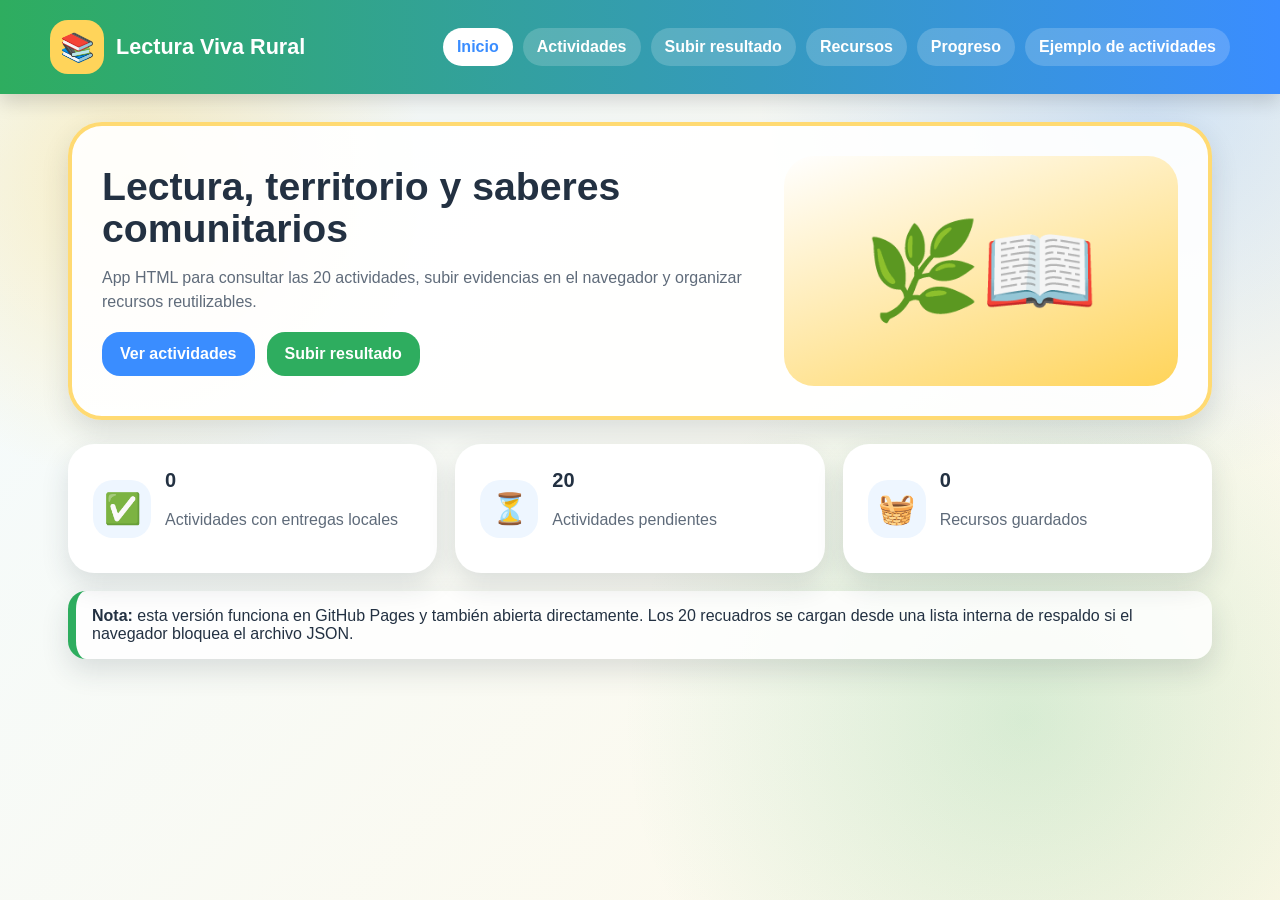
<file: index.html>
<!doctype html>
<html lang="es">
<head>
<meta charset="utf-8">
<meta name="viewport" content="width=device-width, initial-scale=1">
<title>Inicio | Lectura Viva Rural</title>
<link rel="stylesheet" href="css/estilos.css">
</head>
<body>
<header><div class="header-wrap"><div class="logo"><span class="logo-badge">📚</span><span>Lectura Viva Rural</span></div><nav><a class="active" href="index.html">Inicio</a><a class="" href="actividades.html">Actividades</a><a class="" href="subir.html">Subir resultado</a><a class="" href="recursos.html">Recursos</a><a class="" href="progreso.html">Progreso</a><a href="ejemplo_actividades.html">Ejemplo de actividades</a></nav></div></header>
<main>
<section class="hero">
  <div>
    <h1>Lectura, territorio y saberes comunitarios</h1>
    <p>App HTML para consultar las 20 actividades, subir evidencias en el navegador y organizar recursos reutilizables.</p>
    <div class="actions"><a class="btn" href="actividades.html">Ver actividades</a><a class="btn secondary" href="subir.html">Subir resultado</a></div>
  </div>
  <div class="hero-art">🌿📖</div>
</section>
<section class="grid">
  <article class="card stat"><div class="icon">✅</div><div><h3 id="stat-completadas">0</h3><p>Actividades con entregas locales</p></div></article>
  <article class="card stat"><div class="icon">⏳</div><div><h3 id="stat-pendientes">20</h3><p>Actividades pendientes</p></div></article>
  <article class="card stat"><div class="icon">🧺</div><div><h3 id="stat-recursos">0</h3><p>Recursos guardados</p></div></article>
</section>
<div class="notice"><strong>Nota:</strong> esta versión funciona en GitHub Pages y también abierta directamente. Los 20 recuadros se cargan desde una lista interna de respaldo si el navegador bloquea el archivo JSON.</div>
</main>
<script src="js/app.js"></script>
</body>
</html>
</file>
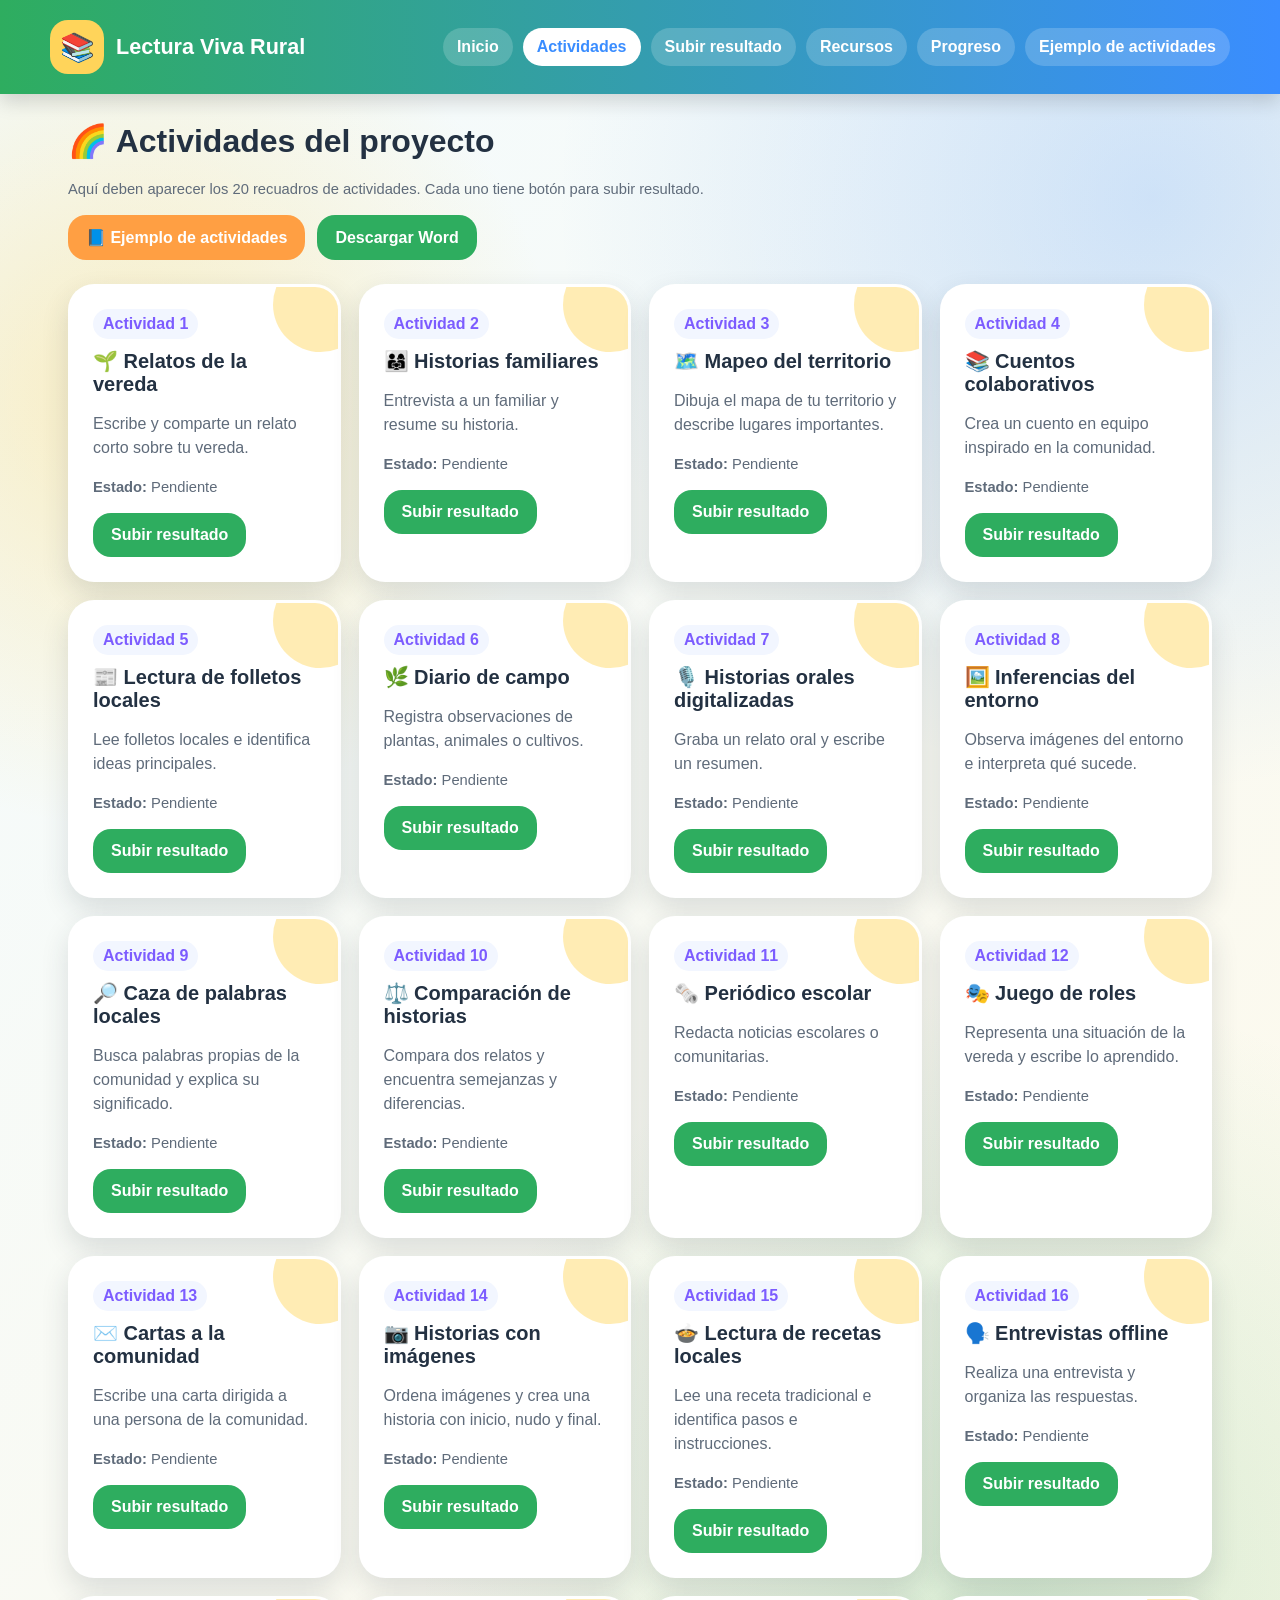
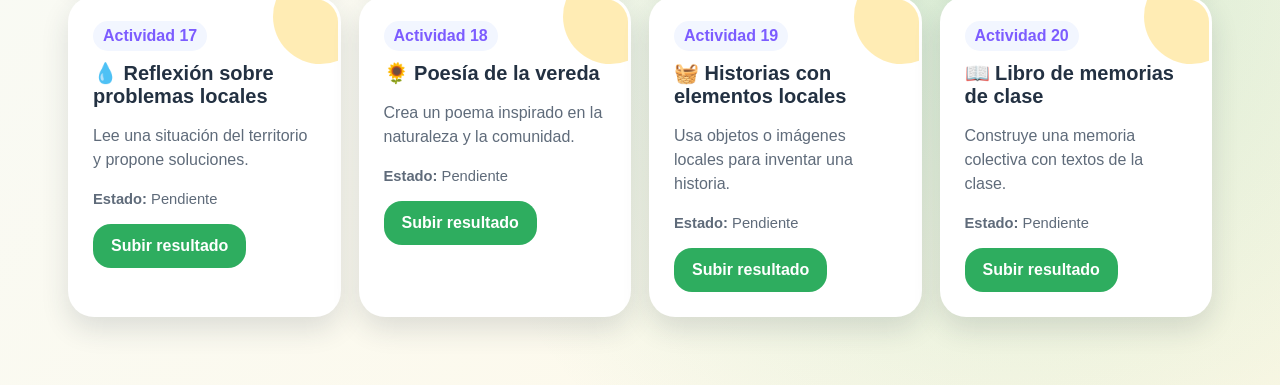
<file: actividades.html>
<!doctype html>
<html lang="es">
<head>
<meta charset="utf-8">
<meta name="viewport" content="width=device-width, initial-scale=1">
<title>Actividades | Lectura Viva Rural</title>
<link rel="stylesheet" href="css/estilos.css">
</head>
<body>
<header><div class="header-wrap"><div class="logo"><span class="logo-badge">📚</span><span>Lectura Viva Rural</span></div><nav><a class="" href="index.html">Inicio</a><a class="active" href="actividades.html">Actividades</a><a class="" href="subir.html">Subir resultado</a><a class="" href="recursos.html">Recursos</a><a class="" href="progreso.html">Progreso</a><a href="ejemplo_actividades.html">Ejemplo de actividades</a></nav></div></header>
<main>
<h1>🌈 Actividades del proyecto</h1>
<p class="small">Aquí deben aparecer los 20 recuadros de actividades. Cada uno tiene botón para subir resultado.</p>

<div class="actions">
  <a class="btn warning" href="ejemplo_actividades.html">📘 Ejemplo de actividades</a>
  <a class="btn secondary" href="documentos/tabla_actividades_vereda.docx" download>Descargar Word</a>
</div>

<section id="actividades-grid" class="grid"></section>
</main>
<script src="js/app.js"></script>
</body>
</html>
</file>
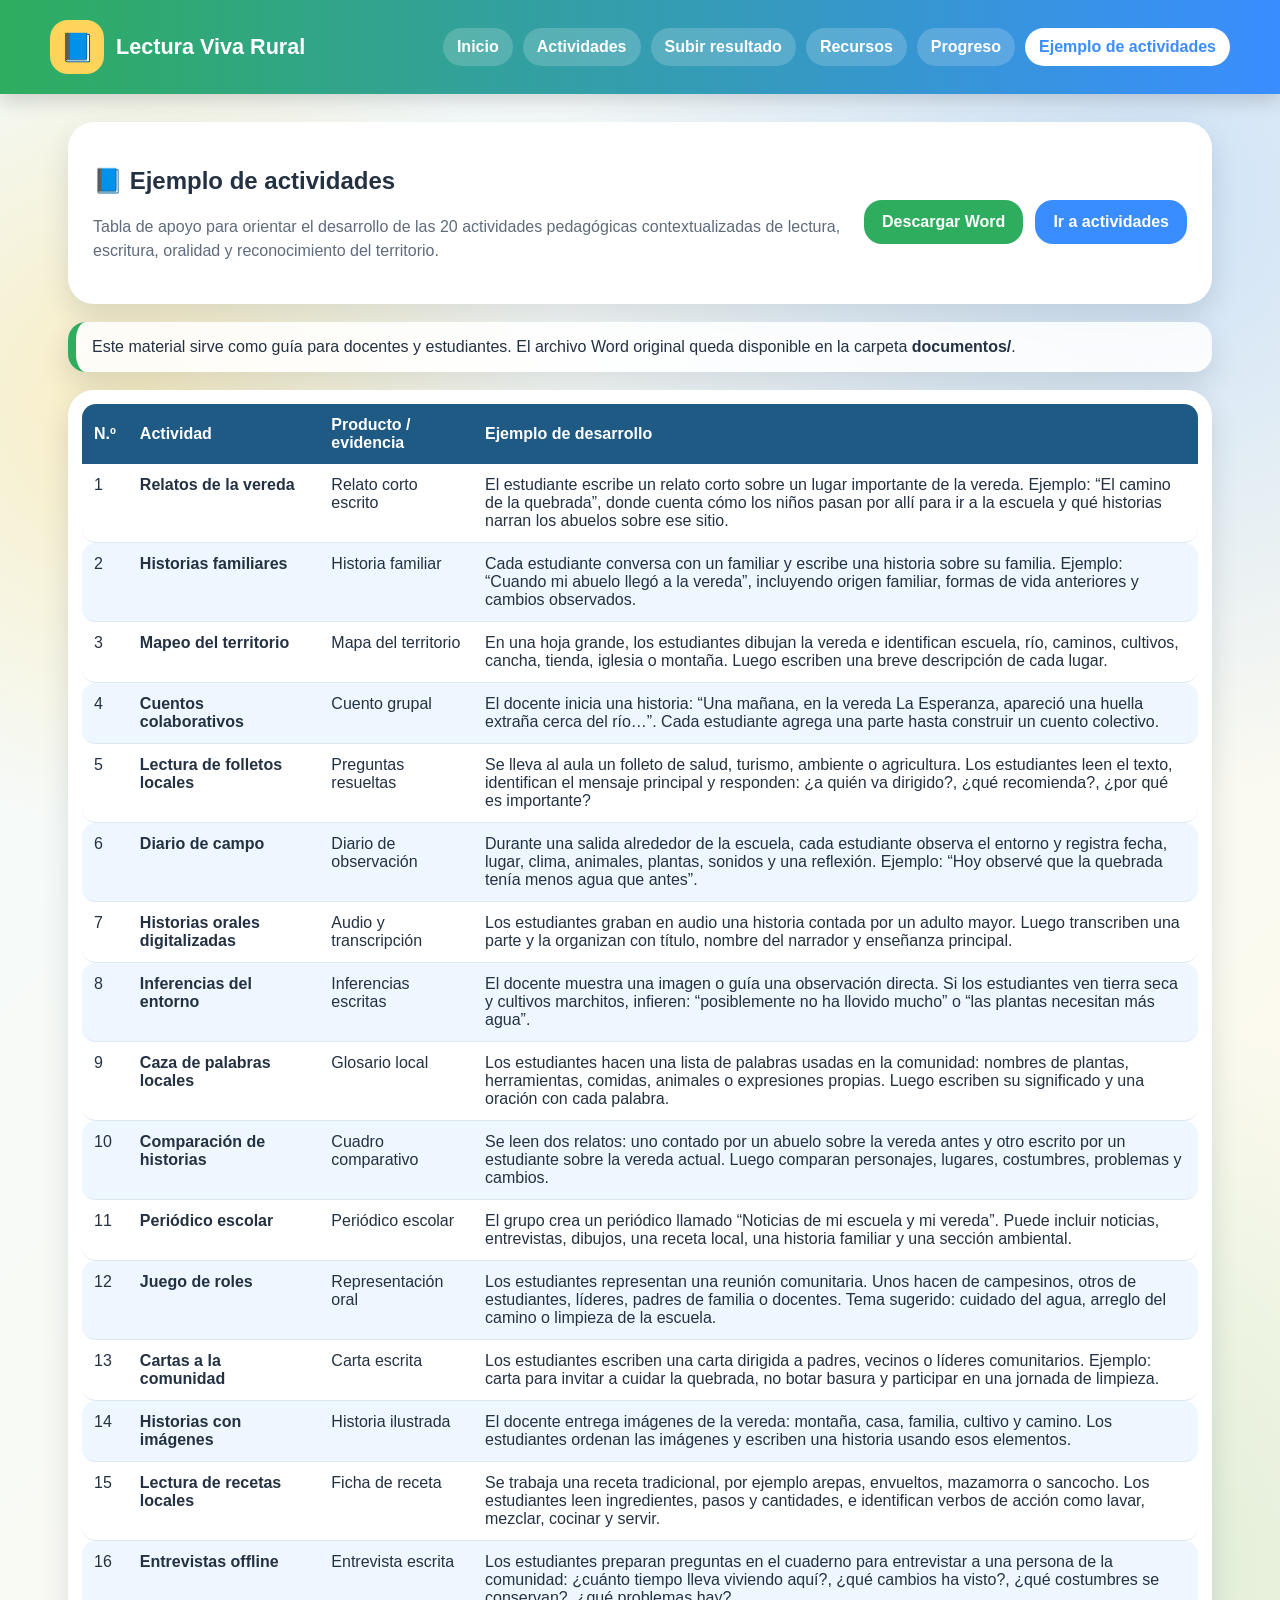
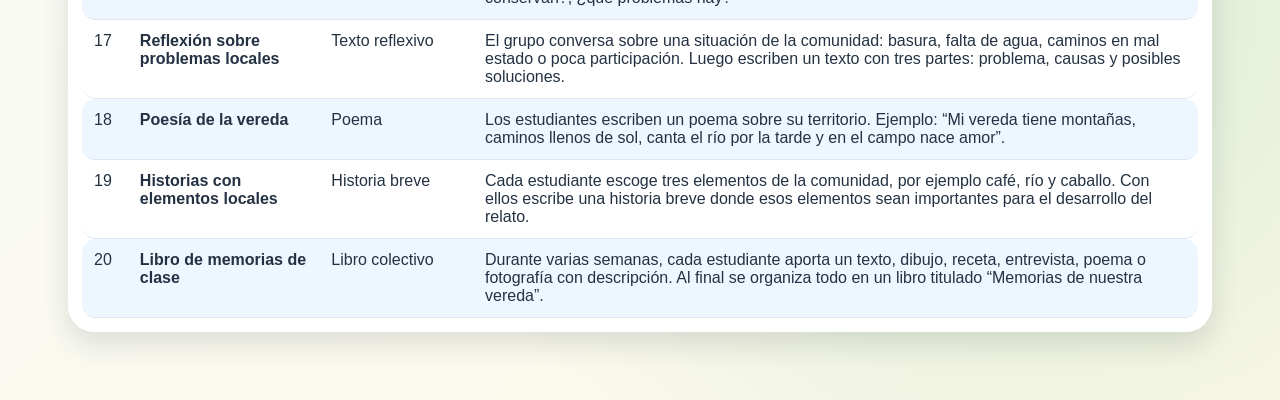
<file: ejemplo_actividades.html>
<!doctype html>
<html lang="es">
<head>
<meta charset="utf-8">
<meta name="viewport" content="width=device-width, initial-scale=1">
<title>Ejemplo de actividades | Lectura Viva Rural</title>
<link rel="stylesheet" href="css/estilos.css">
</head>
<body>
<header>
  <div class="header-wrap">
    <div class="logo"><span class="logo-badge">📘</span><span>Lectura Viva Rural</span></div>
    <nav><a class="" href="index.html">Inicio</a><a class="" href="actividades.html">Actividades</a><a class="" href="subir.html">Subir resultado</a><a class="" href="recursos.html">Recursos</a><a class="" href="progreso.html">Progreso</a><a class="active" href="ejemplo_actividades.html">Ejemplo de actividades</a></nav>
  </div>
</header>
<main>
  <section class="card example-intro">
    <div>
      <h1>📘 Ejemplo de actividades</h1>
      <p>Tabla de apoyo para orientar el desarrollo de las 20 actividades pedagógicas contextualizadas de lectura, escritura, oralidad y reconocimiento del territorio.</p>
    </div>
    <div class="actions">
      <a class="btn secondary" href="documentos/tabla_actividades_vereda.docx" download>Descargar Word</a>
      <a class="btn" href="actividades.html">Ir a actividades</a>
    </div>
  </section>

  <div class="notice">
    Este material sirve como guía para docentes y estudiantes. El archivo Word original queda disponible en la carpeta <strong>documentos/</strong>.
  </div>

  <section class="example-table-wrap">
    <table class="example-table">
      <thead>
        <tr>
          <th>N.º</th>
          <th>Actividad</th>
          <th>Producto / evidencia</th>
          <th>Ejemplo de desarrollo</th>
        </tr>
      </thead>
      <tbody>
        <tr><td>1</td><td><strong>Relatos de la vereda</strong></td><td>Relato corto escrito</td><td>El estudiante escribe un relato corto sobre un lugar importante de la vereda. Ejemplo: “El camino de la quebrada”, donde cuenta cómo los niños pasan por allí para ir a la escuela y qué historias narran los abuelos sobre ese sitio.</td></tr>
<tr><td>2</td><td><strong>Historias familiares</strong></td><td>Historia familiar</td><td>Cada estudiante conversa con un familiar y escribe una historia sobre su familia. Ejemplo: “Cuando mi abuelo llegó a la vereda”, incluyendo origen familiar, formas de vida anteriores y cambios observados.</td></tr>
<tr><td>3</td><td><strong>Mapeo del territorio</strong></td><td>Mapa del territorio</td><td>En una hoja grande, los estudiantes dibujan la vereda e identifican escuela, río, caminos, cultivos, cancha, tienda, iglesia o montaña. Luego escriben una breve descripción de cada lugar.</td></tr>
<tr><td>4</td><td><strong>Cuentos colaborativos</strong></td><td>Cuento grupal</td><td>El docente inicia una historia: “Una mañana, en la vereda La Esperanza, apareció una huella extraña cerca del río…”. Cada estudiante agrega una parte hasta construir un cuento colectivo.</td></tr>
<tr><td>5</td><td><strong>Lectura de folletos locales</strong></td><td>Preguntas resueltas</td><td>Se lleva al aula un folleto de salud, turismo, ambiente o agricultura. Los estudiantes leen el texto, identifican el mensaje principal y responden: ¿a quién va dirigido?, ¿qué recomienda?, ¿por qué es importante?</td></tr>
<tr><td>6</td><td><strong>Diario de campo</strong></td><td>Diario de observación</td><td>Durante una salida alrededor de la escuela, cada estudiante observa el entorno y registra fecha, lugar, clima, animales, plantas, sonidos y una reflexión. Ejemplo: “Hoy observé que la quebrada tenía menos agua que antes”.</td></tr>
<tr><td>7</td><td><strong>Historias orales digitalizadas</strong></td><td>Audio y transcripción</td><td>Los estudiantes graban en audio una historia contada por un adulto mayor. Luego transcriben una parte y la organizan con título, nombre del narrador y enseñanza principal.</td></tr>
<tr><td>8</td><td><strong>Inferencias del entorno</strong></td><td>Inferencias escritas</td><td>El docente muestra una imagen o guía una observación directa. Si los estudiantes ven tierra seca y cultivos marchitos, infieren: “posiblemente no ha llovido mucho” o “las plantas necesitan más agua”.</td></tr>
<tr><td>9</td><td><strong>Caza de palabras locales</strong></td><td>Glosario local</td><td>Los estudiantes hacen una lista de palabras usadas en la comunidad: nombres de plantas, herramientas, comidas, animales o expresiones propias. Luego escriben su significado y una oración con cada palabra.</td></tr>
<tr><td>10</td><td><strong>Comparación de historias</strong></td><td>Cuadro comparativo</td><td>Se leen dos relatos: uno contado por un abuelo sobre la vereda antes y otro escrito por un estudiante sobre la vereda actual. Luego comparan personajes, lugares, costumbres, problemas y cambios.</td></tr>
<tr><td>11</td><td><strong>Periódico escolar</strong></td><td>Periódico escolar</td><td>El grupo crea un periódico llamado “Noticias de mi escuela y mi vereda”. Puede incluir noticias, entrevistas, dibujos, una receta local, una historia familiar y una sección ambiental.</td></tr>
<tr><td>12</td><td><strong>Juego de roles</strong></td><td>Representación oral</td><td>Los estudiantes representan una reunión comunitaria. Unos hacen de campesinos, otros de estudiantes, líderes, padres de familia o docentes. Tema sugerido: cuidado del agua, arreglo del camino o limpieza de la escuela.</td></tr>
<tr><td>13</td><td><strong>Cartas a la comunidad</strong></td><td>Carta escrita</td><td>Los estudiantes escriben una carta dirigida a padres, vecinos o líderes comunitarios. Ejemplo: carta para invitar a cuidar la quebrada, no botar basura y participar en una jornada de limpieza.</td></tr>
<tr><td>14</td><td><strong>Historias con imágenes</strong></td><td>Historia ilustrada</td><td>El docente entrega imágenes de la vereda: montaña, casa, familia, cultivo y camino. Los estudiantes ordenan las imágenes y escriben una historia usando esos elementos.</td></tr>
<tr><td>15</td><td><strong>Lectura de recetas locales</strong></td><td>Ficha de receta</td><td>Se trabaja una receta tradicional, por ejemplo arepas, envueltos, mazamorra o sancocho. Los estudiantes leen ingredientes, pasos y cantidades, e identifican verbos de acción como lavar, mezclar, cocinar y servir.</td></tr>
<tr><td>16</td><td><strong>Entrevistas offline</strong></td><td>Entrevista escrita</td><td>Los estudiantes preparan preguntas en el cuaderno para entrevistar a una persona de la comunidad: ¿cuánto tiempo lleva viviendo aquí?, ¿qué cambios ha visto?, ¿qué costumbres se conservan?, ¿qué problemas hay?</td></tr>
<tr><td>17</td><td><strong>Reflexión sobre problemas locales</strong></td><td>Texto reflexivo</td><td>El grupo conversa sobre una situación de la comunidad: basura, falta de agua, caminos en mal estado o poca participación. Luego escriben un texto con tres partes: problema, causas y posibles soluciones.</td></tr>
<tr><td>18</td><td><strong>Poesía de la vereda</strong></td><td>Poema</td><td>Los estudiantes escriben un poema sobre su territorio. Ejemplo: “Mi vereda tiene montañas, caminos llenos de sol, canta el río por la tarde y en el campo nace amor”.</td></tr>
<tr><td>19</td><td><strong>Historias con elementos locales</strong></td><td>Historia breve</td><td>Cada estudiante escoge tres elementos de la comunidad, por ejemplo café, río y caballo. Con ellos escribe una historia breve donde esos elementos sean importantes para el desarrollo del relato.</td></tr>
<tr><td>20</td><td><strong>Libro de memorias de clase</strong></td><td>Libro colectivo</td><td>Durante varias semanas, cada estudiante aporta un texto, dibujo, receta, entrevista, poema o fotografía con descripción. Al final se organiza todo en un libro titulado “Memorias de nuestra vereda”.</td></tr>
      </tbody>
    </table>
  </section>
</main>
<script src="js/app.js"></script>
</body>
</html>
</file>
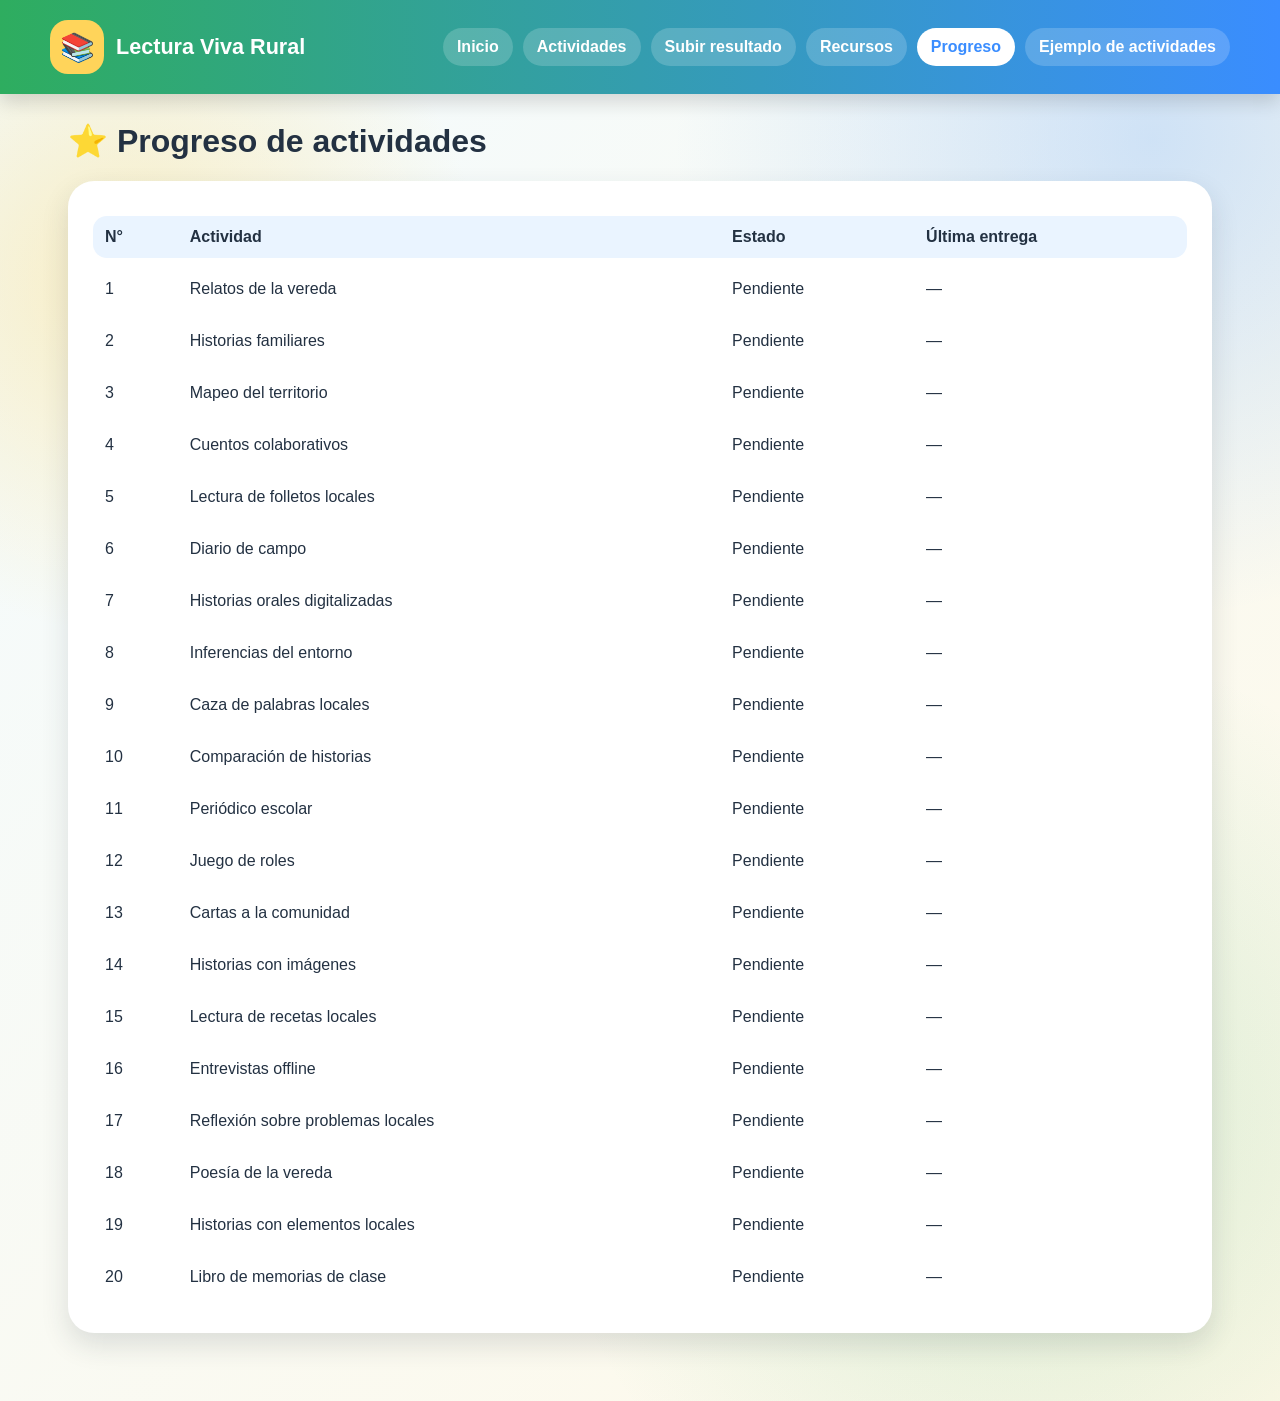
<file: progreso.html>
<!doctype html>
<html lang="es">
<head>
<meta charset="utf-8">
<meta name="viewport" content="width=device-width, initial-scale=1">
<title>Progreso | Lectura Viva Rural</title>
<link rel="stylesheet" href="css/estilos.css">
</head>
<body>
<header><div class="header-wrap"><div class="logo"><span class="logo-badge">📚</span><span>Lectura Viva Rural</span></div><nav><a class="" href="index.html">Inicio</a><a class="" href="actividades.html">Actividades</a><a class="" href="subir.html">Subir resultado</a><a class="" href="recursos.html">Recursos</a><a class="active" href="progreso.html">Progreso</a><a href="ejemplo_actividades.html">Ejemplo de actividades</a></nav></div></header>
<main>
<h1>⭐ Progreso de actividades</h1>
<div class="card"><table><thead><tr><th>N°</th><th>Actividad</th><th>Estado</th><th>Última entrega</th></tr></thead><tbody id="tabla-progreso"></tbody></table></div>
</main>
<script src="js/app.js"></script>
</body>
</html>
</file>
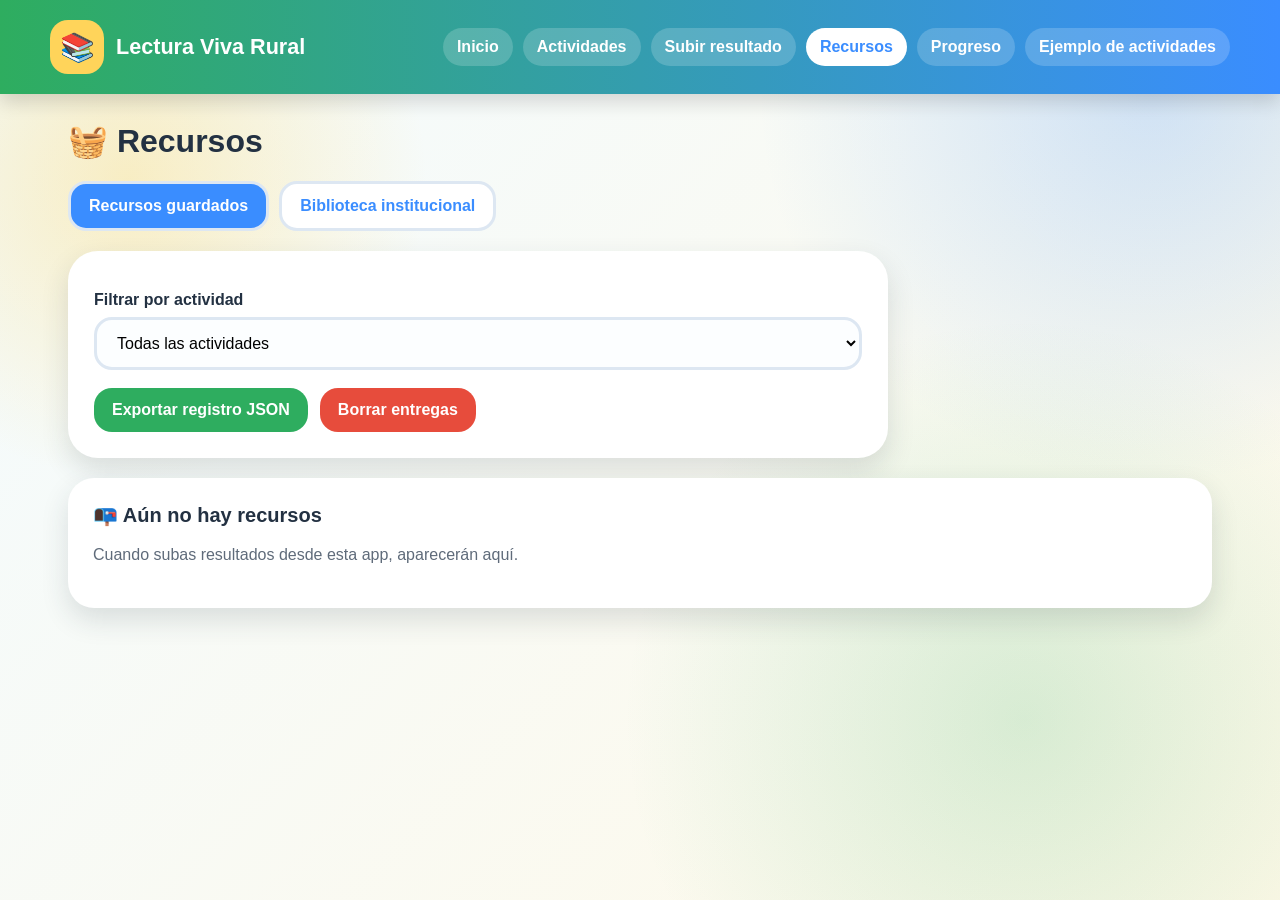
<file: recursos.html>
<!doctype html>
<html lang="es">
<head>
<meta charset="utf-8">
<meta name="viewport" content="width=device-width, initial-scale=1">
<title>Recursos | Lectura Viva Rural</title>
<link rel="stylesheet" href="css/estilos.css">
</head>
<body>
<header><div class="header-wrap"><div class="logo"><span class="logo-badge">📚</span><span>Lectura Viva Rural</span></div><nav><a class="" href="index.html">Inicio</a><a class="" href="actividades.html">Actividades</a><a class="" href="subir.html">Subir resultado</a><a class="active" href="recursos.html">Recursos</a><a class="" href="progreso.html">Progreso</a><a href="ejemplo_actividades.html">Ejemplo de actividades</a></nav></div></header>
<main>
<h1>🧺 Recursos</h1>
<div class="tabs"><button id="tab-local" class="btn tab active">Recursos guardados</button><button id="tab-publicos" class="btn tab">Biblioteca institucional</button></div>
<section id="panel-local">
  <div class="form" style="margin-bottom:20px">
    <label>Filtrar por actividad</label>
    <select id="filtro-actividad"><option value="">Todas las actividades</option></select>
    <div class="actions"><button id="exportar-json" class="btn secondary" type="button">Exportar registro JSON</button><button id="borrar-todo" class="btn danger" type="button">Borrar entregas</button></div>
  </div>
  <section id="recursos-list"></section>
</section>
<section id="panel-publicos" class="hidden">
  <div class="notice">Para publicar recursos visibles por todos, sube archivos a <strong>recursos_publicos/</strong> y regístralos en <strong>data/recursos_publicos.json</strong>.</div>
  <section id="recursos-publicos"></section>
</section>
</main>
<script src="js/app.js"></script>
</body>
</html>
</file>
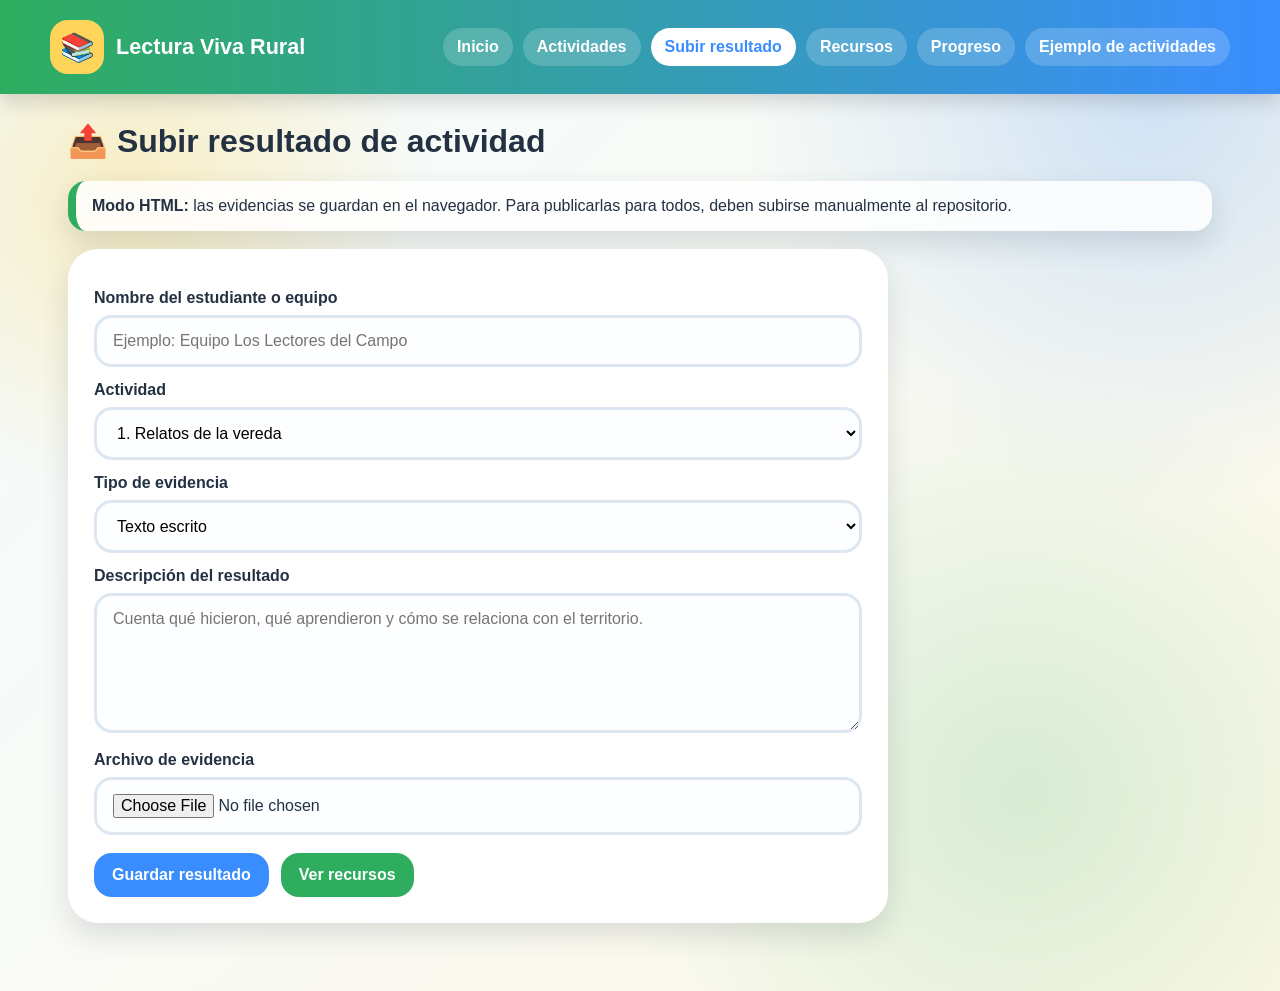
<file: subir.html>
<!doctype html>
<html lang="es">
<head>
<meta charset="utf-8">
<meta name="viewport" content="width=device-width, initial-scale=1">
<title>Subir resultado | Lectura Viva Rural</title>
<link rel="stylesheet" href="css/estilos.css">
</head>
<body>
<header><div class="header-wrap"><div class="logo"><span class="logo-badge">📚</span><span>Lectura Viva Rural</span></div><nav><a class="" href="index.html">Inicio</a><a class="" href="actividades.html">Actividades</a><a class="active" href="subir.html">Subir resultado</a><a class="" href="recursos.html">Recursos</a><a class="" href="progreso.html">Progreso</a><a href="ejemplo_actividades.html">Ejemplo de actividades</a></nav></div></header>
<main>
<h1>📤 Subir resultado de actividad</h1>
<div class="notice"><strong>Modo HTML:</strong> las evidencias se guardan en el navegador. Para publicarlas para todos, deben subirse manualmente al repositorio.</div>
<form id="form-entrega" class="form">
  <label>Nombre del estudiante o equipo</label>
  <input id="estudiante" required placeholder="Ejemplo: Equipo Los Lectores del Campo">
  <label>Actividad</label>
  <select id="actividad" required></select>
  <label>Tipo de evidencia</label>
  <select id="tipo" required>
    <option>Texto escrito</option><option>Imagen o fotografía</option><option>Audio</option><option>Video</option>
    <option>Mapa o dibujo</option><option>Documento PDF</option><option>Documento Word</option>
  </select>
  <label>Descripción del resultado</label>
  <textarea id="descripcion" placeholder="Cuenta qué hicieron, qué aprendieron y cómo se relaciona con el territorio."></textarea>
  <label>Archivo de evidencia</label>
  <input id="archivo" type="file" accept=".pdf,.jpg,.jpeg,.png,.gif,.webp,.txt,.doc,.docx,.mp3,.mp4,.wav,.m4a">
  <div class="actions"><button class="btn" type="submit">Guardar resultado</button><a class="btn secondary" href="recursos.html">Ver recursos</a></div>
</form>
<div id="mensaje"></div>
</main>
<script src="js/app.js"></script>
</body>
</html>
</file>
<file: css/estilos.css>
:root{
  --green:#2EAD5F;--blue:#3A8DFF;--yellow:#FFD45A;--orange:#FF9F43;
  --purple:#7C5CFF;--ink:#233142;--muted:#5f6b7a;--card:#fff;
  --shadow:0 12px 28px rgba(35,49,66,.14);
}
*{box-sizing:border-box}
body{
  margin:0;font-family:"Comic Sans MS","Trebuchet MS",Arial,sans-serif;color:var(--ink);
  background:radial-gradient(circle at 10% 20%,rgba(255,212,90,.35),transparent 22%),
             radial-gradient(circle at 90% 10%,rgba(58,141,255,.22),transparent 28%),
             radial-gradient(circle at 80% 80%,rgba(46,173,95,.18),transparent 32%),
             linear-gradient(135deg,#F3FBFF 0%,#FFF9E8 100%);
  min-height:100vh;
}
header{background:linear-gradient(90deg,var(--green),var(--blue));color:white;padding:20px 26px;box-shadow:0 8px 18px rgba(0,0,0,.15)}
.header-wrap{max-width:1180px;margin:auto;display:flex;align-items:center;justify-content:space-between;gap:20px;flex-wrap:wrap}
.logo{display:flex;align-items:center;gap:12px;font-size:1.35rem;font-weight:900}
.logo-badge{width:54px;height:54px;border-radius:18px;background:var(--yellow);display:grid;place-items:center;font-size:28px}
nav{display:flex;flex-wrap:wrap;gap:10px}
nav a{color:white;text-decoration:none;font-weight:800;padding:10px 14px;border-radius:999px;background:rgba(255,255,255,.18)}
nav a:hover,nav a.active{background:white;color:var(--blue)}
main{max-width:1180px;margin:28px auto;padding:0 18px 40px}
.hero{background:rgba(255,255,255,.9);border:4px solid rgba(255,212,90,.85);border-radius:34px;padding:30px;box-shadow:var(--shadow);display:grid;grid-template-columns:1.25fr .75fr;gap:26px;align-items:center}
.hero h1{font-size:2.45rem;line-height:1.08;margin:0 0 12px}
.hero p,.card p{color:var(--muted);line-height:1.5}
.hero-art{background:linear-gradient(160deg,#fff,var(--yellow));border-radius:30px;min-height:230px;display:grid;place-items:center;font-size:94px}
.actions{display:flex;flex-wrap:wrap;gap:12px;margin-top:18px}
.btn{border:0;display:inline-flex;align-items:center;justify-content:center;gap:8px;padding:13px 18px;border-radius:18px;background:var(--blue);color:white;font-weight:900;text-decoration:none;cursor:pointer;font-size:1rem}
.btn.secondary{background:var(--green)}.btn.warning{background:var(--orange)}.btn.danger{background:#E74C3C}
.grid{display:grid;grid-template-columns:repeat(auto-fit,minmax(250px,1fr));gap:18px;margin-top:24px}
.card{background:var(--card);border-radius:26px;padding:22px;box-shadow:var(--shadow);border:3px solid rgba(255,255,255,.9)}
.card h3{margin:0 0 8px;font-size:1.25rem}
.stat{display:flex;align-items:center;gap:14px}
.icon{width:58px;height:58px;border-radius:20px;display:grid;place-items:center;font-size:30px;background:#EEF6FF}
.activity-card{position:relative;overflow:hidden}
.activity-card:before{content:"";position:absolute;right:-30px;top:-30px;width:95px;height:95px;border-radius:50%;background:rgba(255,212,90,.45)}
.badge{display:inline-block;padding:6px 10px;border-radius:999px;background:#F2F6FF;color:var(--purple);font-weight:900;margin-bottom:10px}
.form{background:white;border-radius:30px;box-shadow:var(--shadow);padding:26px;max-width:820px}
label{display:block;font-weight:900;margin:14px 0 8px}
input,select,textarea{width:100%;padding:14px 16px;border:3px solid #DDE7F2;border-radius:18px;font-size:1rem;font-family:inherit;background:#FCFEFF}
textarea{min-height:140px;resize:vertical}
.resource{display:grid;grid-template-columns:auto 1fr auto;gap:14px;align-items:center;border:3px dashed #DDE7F2;padding:14px;border-radius:20px;margin-bottom:12px;background:#fff}
.preview{max-width:170px;max-height:120px;border-radius:16px;border:2px solid #EAF0F7;object-fit:cover}
.small{font-size:.92rem;color:var(--muted)}
.notice{margin:18px 0;padding:16px;background:rgba(255,255,255,.85);border-radius:18px;border-left:8px solid var(--green);box-shadow:var(--shadow)}
table{width:100%;border-collapse:separate;border-spacing:0 10px}
td,th{text-align:left;padding:12px;background:white}th{background:#EAF4FF}
tr td:first-child,tr th:first-child{border-radius:14px 0 0 14px}
tr td:last-child,tr th:last-child{border-radius:0 14px 14px 0}
.tabs{display:flex;gap:10px;flex-wrap:wrap;margin:20px 0}.tab{background:white;color:var(--blue);border:3px solid #DDE7F2}.tab.active{background:var(--blue);color:white}.hidden{display:none}
@media(max-width:760px){.hero{grid-template-columns:1fr}.hero h1{font-size:2rem}.resource{grid-template-columns:1fr}}


.example-table-wrap{
  overflow-x:auto;
  background:white;
  border-radius:26px;
  padding:14px;
  box-shadow:var(--shadow);
}
.example-table{
  width:100%;
  border-collapse:separate;
  border-spacing:0;
  min-width:900px;
}
.example-table th{
  background:#1f5a85;
  color:white;
  padding:12px;
  text-align:left;
}
.example-table td{
  padding:12px;
  border-bottom:1px solid #DDE7F2;
  vertical-align:top;
  background:#fff;
}
.example-table tr:nth-child(even) td{
  background:#EEF6FF;
}
.example-table th:first-child{border-radius:14px 0 0 0}
.example-table th:last-child{border-radius:0 14px 0 0}
.example-intro{
  display:grid;
  grid-template-columns:1fr auto;
  gap:18px;
  align-items:center;
}
@media(max-width:760px){
  .example-intro{grid-template-columns:1fr}
}
</file>
